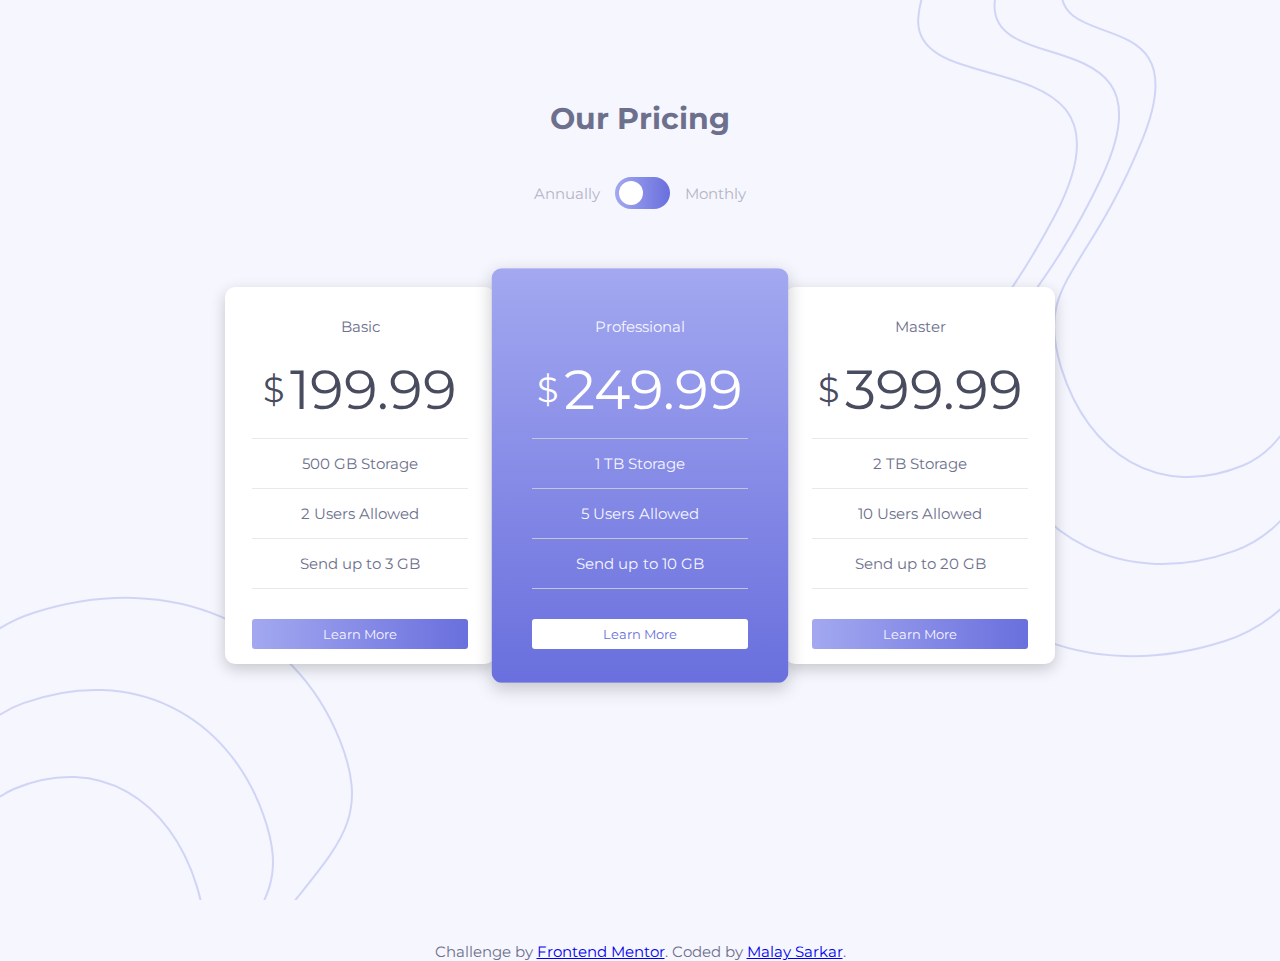
<file: pricing-component2/index.html>
<!DOCTYPE html>
<html lang="en">
<head>
  <meta charset="UTF-8">
  <meta name="viewport" content="width=device-width, initial-scale=1.0"> <!-- displays site properly based on user's device -->

  <link rel="icon" type="image/png" sizes="32x32" href="./images/favicon-32x32.png">
  
  <title>Price Qoutes</title>

  <link rel="stylesheet" href="style.css"/>
  <link rel="preconnect" href="https://fonts.googleapis.com">
  <link rel="preconnect" href="https://fonts.gstatic.com" crossorigin>
  <link href="https://fonts.googleapis.com/css2?family=Montserrat:wght@700&display=swap" rel="stylesheet">

  <script src="script.js" defer></script>
</head>
<body>
    <h1 class="title">Our Pricing</h1>
    <div class="subscriptionChoice">
      Annually
      <div class="toggleContainer" id="toggleContainer">
        <div class="ball annually" id="ball"></div>
      </div>
      Monthly
    </div>
    <div class="priceContainer">
      <div class="priceBox" id="priceBoxBasic">
        <div class="priceBoxInner">
          <div class="subscriptionName">
            Basic
          </div>
          <div class="price annually" id="annuallyB">
            <div class='dollar'>&dollar;</div>199.99
          </div>
          <div class="price monthly hide" id="monthlyB">
            <div class='dollar'>&dollar;</div>19.99
          </div>
          <ul style="list-style-type: none">
            <li>500 GB Storage</li>
            <li>2 Users Allowed</li>
            <li>Send up to 3 GB</li>
          </ul>
          <button>Learn More</button>
        </div>
      </div>
      <div class="priceBox inFocus"  id="priceBoxProfessional">
        <div class="priceBoxInner">
          <div class="subscriptionName">
            Professional
          </div>
          <div class="price annually" id="annuallyP">
            <div class='dollar'>&dollar;</div>249.99
          </div>
          <div class="price monthly hide" id="monthlyP">
            <div class='dollar'>&dollar;</div>24.99
          </div>
          <ul style="list-style-type: none">
            <li>1 TB Storage</li>
            <li>5 Users Allowed</li>
            <li>Send up to 10 GB</li>
          </ul>
          <button>Learn More</button>
        </div>
      </div>
      <div class="priceBox" id="priceBoxMaster">
        <div class="priceBoxInner">
          <div class="subscriptionName">
            Master
          </div>
          <div class="price annually" id="annuallyM">
            <div class='dollar'>&dollar;</div>399.99
          </div>
          <div class="price monthly hide" id="monthlyM">
            <div class='dollar'>&dollar;</div>39.99
          </div>
          <ul style="list-style-type: none">
            <li>2 TB Storage</li>
            <li>10 Users Allowed</li>
            <li>Send up to 20 GB</li>
          </ul>
          <button>Learn More</button>
        </div>
      </div>
    </div>
  <div class="attribution">
    Challenge by <a href="https://www.frontendmentor.io?ref=challenge" target="_blank">Frontend Mentor</a>. 
    Coded by <a href="#">Malay Sarkar</a>.
  </div>
</body>
</html>
</file>
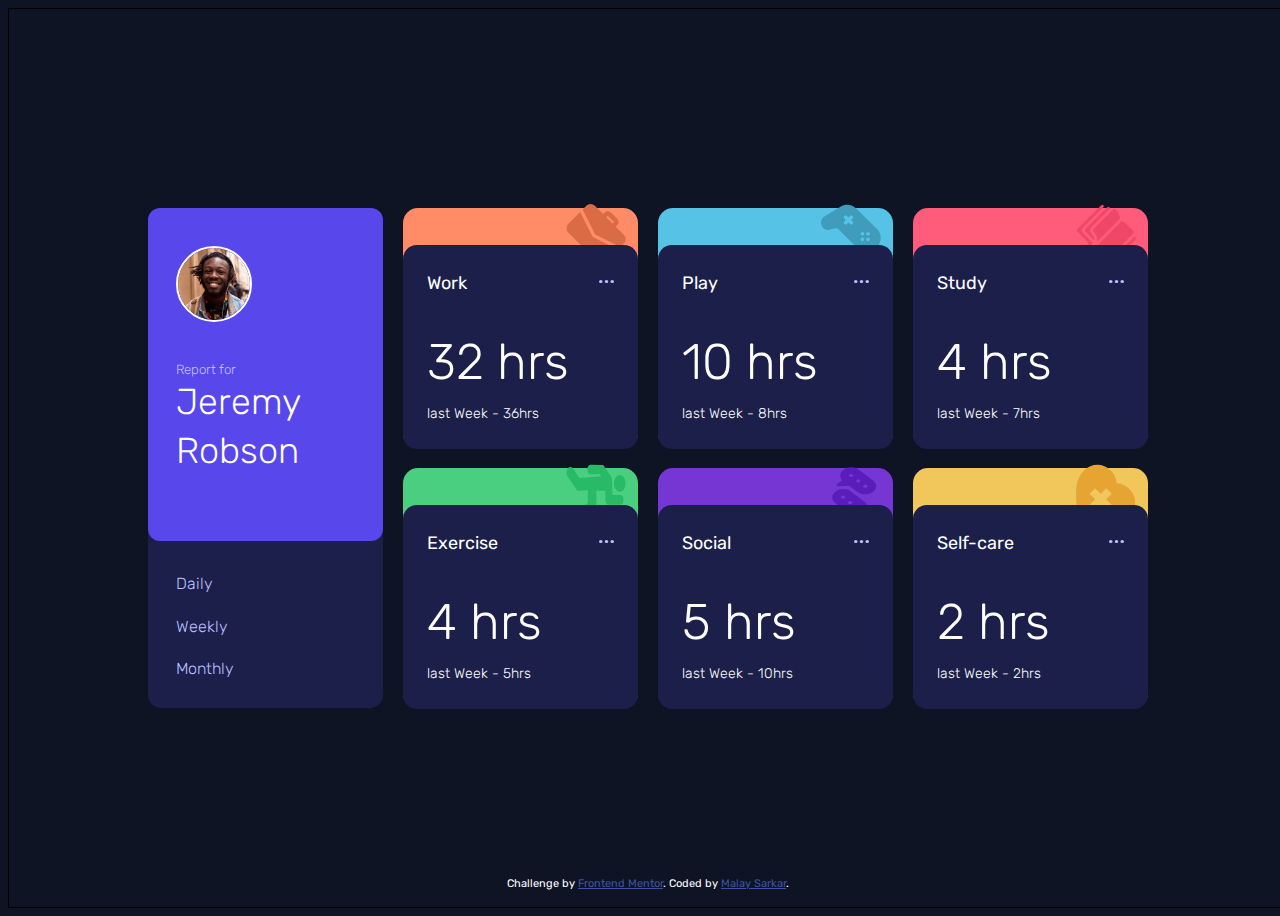
<file: time-tracking-dashboard/index.html>
<!DOCTYPE html>
<html lang="en">
<head>
  <meta charset="UTF-8">
  <meta name="viewport" content="width=device-width, initial-scale=1.0"> <!-- displays site properly based on user's device -->

  <link rel="icon" type="image/png" sizes="32x32" href="./images/favicon-32x32.png">
  
  <title>Frontend Mentor | Time tracking dashboard</title>
  <link rel="preconnect" href="https://fonts.googleapis.com">
  <link rel="preconnect" href="https://fonts.gstatic.com" crossorigin>
  <link href="https://fonts.googleapis.com/css2?family=Rubik:wght@300;400;500&display=swap" rel="stylesheet">
  <link rel="stylesheet" href="./style.css">
  <script src="./script.js" defer></script>
  <!-- Feel free to remove these styles or customise in your own stylesheet 👍 -->
  <style>
    .attribution { font-size: 11px; text-align: center; }
    .attribution a { color: hsl(228, 45%, 44%); }
  </style>
</head>
<body>
  <div class="mainContainer">
    <div class="leftContainer">
      <div class="profileContainer">
        <img style="border: 2px solid white; border-radius: 38px; width: 76px; height: 76px;" class="profilePic" src="./images/image-jeremy.png" alt="profile pic">
        <h5>Report for</h5>
        <h1 class="fName">Jeremy</h1>
        <h1 class="lName">Robson</h1>
      </div>
      <div class="periodContainer">
          <div class="daily" id="daily">Daily</div>
          <div class="weekly" id="weekly">Weekly</div>
          <div class="monthly" id="monthly">Monthly</div>
      </div>
    </div>
      <div class="work activityContainer">
        <img src="./images/icon-work.svg" alt="work pic">
        <div class="dataTile">
          <div class="titleNEllipsis">
            <div class="title">Work</div>
            <img src="./images/icon-ellipsis.svg" alt="ellipsis icon" srcset="">
          </div>
          <div class="currHours">
            <span class="workTally"></span>
            hrs
          </div>
          <div class="lastPeriod">
            last
            <span class="period"></span> - <span class="workTally"></span>hrs
          </div>
        </div>
      </div>
      <div class="play activityContainer">
        <img src="./images/icon-play.svg" alt="play pic">
        <div class="dataTile">
          <div class="titleNEllipsis">
            <div class="title">Play</div>
            <img src="./images/icon-ellipsis.svg" alt="ellipsis icon" srcset="">
          </div>
          <div class="currHours">
            <span class="playTally"></span>
            hrs
          </div>
          <div class="lastPeriod">
            last
            <span class="period"></span> - <span class="playTally"></span>hrs
          </div>
        </div>
      </div>
      <div class="study activityContainer">
        <img src="./images/icon-study.svg" alt="study pic">
        <div class="dataTile">
          <div class="titleNEllipsis">
            <div class="title">Study</div>
            <img src="./images/icon-ellipsis.svg" alt="ellipsis icon" srcset="">
          </div>
          <div class="currHours">
            <span class="studyTally"></span>
            hrs
          </div>
          <div class="lastPeriod">
            last
            <span class="period"></span> - <span class="studyTally"></span>hrs
          </div>
        </div>
      </div>
      <div class="exercise activityContainer">
        <img src="./images/icon-exercise.svg" alt="exercise pic">
        <div class="dataTile">
          <div class="titleNEllipsis">
            <div class="title">Exercise</div>
            <img src="./images/icon-ellipsis.svg" alt="ellipsis icon" srcset="">
          </div>
          <div class="currHours">
            <span class="exerciseTally"></span>
            hrs
          </div>
          <div class="lastPeriod">
            last
            <span class="period"></span> - <span class="exerciseTally"></span>hrs
          </div>
        </div>
      </div>
      <div class="social activityContainer">
        <img src="./images/icon-social.svg" alt="social pic">
        <div class="dataTile">
          <div class="titleNEllipsis">
            <div class="title">Social</div>
            <img src="./images/icon-ellipsis.svg" alt="ellipsis icon" srcset="">
          </div>
          <div class="currHours">
            <span class="socialTally"></span>
            hrs
          </div>
          <div class="lastPeriod">
            last
            <span class="period"></span> - <span class="socialTally"></span>hrs
          </div>
        </div>
      </div>
      <div class="self-care activityContainer">
        <img src="./images/icon-self-care.svg" alt="self-care pic">
        <div class="dataTile">
          <div class="titleNEllipsis">
            <div class="title">Self-care</div>
            <img src="./images/icon-ellipsis.svg" alt="ellipsis icon" srcset="">
          </div>
          <div class="currHours">
            <span class="selfCareTally"></span>
            hrs
          </div>
          <div class="lastPeriod">
            last
            <span class="period"></span> - <span class="selfCareTally"></span>hrs
          </div>
        </div>
      </div>
  </div>  
  <div class="attribution">
    Challenge by <a href="https://www.frontendmentor.io?ref=challenge" target="_blank">Frontend Mentor</a>. 
    Coded by <a href="#">Malay Sarkar</a>.
  </div>
</body>
</html>
</file>
<file: pricing-component2/style.css>
*   {
    box-sizing: border-box;
    /* border: 1px solid black; */
    cursor: default;
}

body    {
    font-family: 'Montserrat', sans-serif;
    display: flex;
    flex-direction: column;
    justify-content: center;
    align-items: center;
    background-color: hsl(240, 78%, 98%);
    width: 100vw;
    min-height: 100vh;
    margin: 0px;
    font-size: 15px;
    color: hsl(233, 13%, 49%);    
}

body::before{
    content: '';
	background-image: url('./images/bg-top.svg');
	background-repeat: no-repeat;
	background-position: top right;
	position: absolute;
	top: 0;
	right: 0;
	height: 100%;
	width: 100%;
	z-index: -1;
}

body::after{
    content: '';
	background-image: url('./images/bg-bottom.svg');
	background-repeat: no-repeat;
	background-position: bottom left;
	position: absolute;
	bottom: 0;
	left: 0;
	height: 100%;
	width: 100%;
	z-index: -1;
}

.title  {
    margin-top: 100px;
}

.subscriptionChoice {
    display: flex;
    flex-direction: row;
    justify-content: center;
    align-items: center;
    padding: 20px 0 50px 0;
    color: hsl(234, 14%, 74%);
}

.toggleContainer    {
    background-image: linear-gradient(to right, hsl(236, 72%, 79%), hsl(237, 63%, 64%));
    height: 32px;
    width: 55px;
    margin: 0 15px 0 15px;
    border-radius: 16px;
    position: relative;
    /* cursor: none; */
    caret-color: transparent;
}

.ball   {
    height: 24px;
    width: 24px;
    border-radius: 50%;
    background-color: white;
    position: absolute;
    right: 4px;
    top: 4px;
    animation: slideRight 0.3s ease-in-out;
    /* animation-name: slideRight;
    animation-duration: 1s; */
    /* transform: translateX(19px); */
}

.ball.annually   {
    left: 4px;
    animation: slideLeft 0.3s ease-in-out;
    /* transition: slideLeft 2s ease; */
    /* animation-name: slideLeft;
    animation-duration: 1s; */
    /* transform: translateX(-19px); */
}

@keyframes slideRight {
    0%  { left: 4px; right: 27px;}
    100%    { left: 27px; right: 4px;}
}
@keyframes slideLeft {
    0%  { left: 27px; right: 4px;}
    100%    { left: 4px; right: 27px;}
}

.priceContainer {
    display: flex;
    flex-direction: row;
    justify-content: center;
    align-items: center;
    width: 1000px;
    height: fit-content;
    margin: 20px 0 20px 0;
}

.priceBox   {
    display: flex;
    flex-direction: column;
    justify-content: center;
    align-items: center;
    margin: 8px 5px 8px 5px;
    background-color: white;
    border-radius: 10px;
    box-shadow: 0 5px 15px rgba(0, 0, 0, 0.2);
    caret-color: transparent;
}

.priceBoxInner  {
    display: flex;
    flex-direction: column;
    justify-content: center;
    align-items: center;
    background-image: none;
}


.priceBox.inFocus   {
    background-image: linear-gradient(hsl(236, 72%, 79%), hsl(237, 63%, 64%));
    color: hsl(240, 78%, 98%);
    transform: scale(1.1);
}

.priceBox.inFocus > *   {
    transform: scale(0.9091);
}

.priceBox .subscriptionName {
    padding: 30px 0 20px 0;
    width: inherit;
    text-align: center;
    /* width: 90%; */
}

.priceBox.inFocus .subscriptionName{
    color: hsl(240, 78%, 98%);
}

.priceBox .price    {
    display: flex;
    flex-direction: row;
    justify-content: center;
    align-items: center;
    font-size: 55px;
    color: hsl(232, 13%, 33%);
    width: 270px;
    text-align: center;
}

.priceBox.inFocus .price {
    color: white;
}

.priceBox .price.hide   {
    display: none;
}

.priceBox .price .dollar{
    font-size: 35px;
    padding-right: 5px;
}

.priceBox ul   {
    text-align: center;
    padding: 0;
    width: 80%;
    border-bottom: 1px solid hsl(234, 14%, 92%);
}
.priceBox.inFocus ul{
    border-bottom: 1px solid hsl(234, 14%, 80%);
}

.priceBox li    {
    padding: 15px 0 15px 0;
    width: 100%;
    border-top: 1px solid hsl(234, 14%, 92%);
}

.priceBox.inFocus li{
    border-top: 1px solid hsl(234, 14%, 80%);
}

.priceBox button    {
    background-image: linear-gradient(to right, hsl(236, 72%, 79%), hsl(237, 63%, 64%));
    color: hsl(240, 78%, 98%);
    width: 80%;
    height: 30px;
    border: 0px;
    border-radius: 3px;
    font-family: 'Montserrat', sans-serif;
    border-top: hsl(240, 78%, 98%);
    margin: 15px 0 15px 0;
}

.inFocus button    {
    background-color: white;
    /* background-color: white; */
    background-image: none;
    color: hsl(237, 63%, 64%);
}

.attribution    {
    margin-top: 250px;
}

@media screen and (max-width: 900px)   {
    body {
        min-height: 1600px
    }
    .priceContainer {
        flex-direction: column;
    }
    .priceBox.inFocus   {
        transform: scale(1);
    }
    .priceBox.inFocus > *   {
        transform: scale(1);
    }
    .attribution{
        margin-top: 150px;
    }
}
</file>
<file: time-tracking-dashboard/style.css>
*   {
    box-sizing: border-box;
    color: white;
    font-family: 'Rubik', sans-serif;
}

body    {
    display: flex;
    flex-direction: column;
    justify-content: center;
    align-items: center;
    border: 1px solid black;
    width: 100vw;
    height: 100vh;
    background-color: hsl(226, 43%, 10%);
}

.mainContainer  {
    display: grid;
    grid-gap: 20px;
    width: 80%;
    height: 65%;
    max-width: 1000px;
    min-width: 900px;
    max-height: 500px;
    min-height: 450px;
    grid-template-columns: repeat(4, 1fr);
    grid-template-rows: repeat(2, 1fr);
}
.mainContainer > *  {
    /* border: 1px solid red; */
    border-radius: 15px;
    background-color: hsl(235, 46%, 20%);
}

.leftContainer  {
    grid-column: 1 / 2;
    grid-row: 1 / -1;
    display: flex;
    flex-direction: column;
}

.profileContainer   {
    width: 100%;
    height: 72%;
    /* border: 1px solid green; */
    border-radius: 12px;
    display: flex;
    flex-direction: column;
    padding: 12%;
    background-color: hsl(246, 80%, 60%);
    z-index: 2;
}

.profileContainer > *   {
    /* border: 1px solid yellow; */
}

.profileContainer img{
    margin: 10px 0 15px 0;
}

.profileContainer h5    {
    margin: 25px 0 0 0;
    font-weight: 300;
    color: hsl(236, 100%, 87%);
}

.profileContainer h1    {
    margin: 3px 0 3px 0;
    font-weight: 300;
    font-size: 36px;

}

.periodContainer    {
    display: grid;
    grid-template-columns: auto;
    grid-template-rows: repeat(17, 1fr);
    align-content: center;
    width: 100%;
    height: 40%;
    margin-top: -15px;
    /* border: 1px solid yellow; */
    border-radius: 13px;
    z-index: 1;
    background-color: hsl(235, 46%, 20%);
}
.periodContainer .daily {
    grid-column: 1 / -1;
    grid-row: 5 / span 4;
}
.periodContainer .weekly {
    grid-column: 1 / -1;
    grid-row:  9/ span 4;
}
.periodContainer .monthly {
    grid-column: 1 / -1;
    grid-row: 13 / span 4;
}

.periodContainer > *    {
    /* border: 1px dotted white; */
    padding: 5px 20px 5px 12%;
    color: hsl(236, 100%, 87%);
    font-weight: 300;
}

.periodContainer .daily:hover, .weekly:hover, .monthly:hover    {
    color: white;
}

.reportContainer  {
    grid-column: 2 / -1;
    grid-row: 1 / -1;
}
.activityContainer  {
    position: relative;
}

.activityContainer img    {
    position: absolute;
    right: 12px;
    margin: -4px 0 0 0;
    width: 60px;
    height: 60px;
    /* z-index: -2; */
}

.activityContainer.work   {
    background-color: hsl(15, 100%, 70%);
}

.activityContainer.play   {
    background-color: hsl(195, 74%, 62%);
}

.activityContainer.study   {
    background-color: hsl(348, 100%, 68%);
}

.activityContainer.exercise   {
    background-color: hsl(145, 58%, 55%);
}

.activityContainer.social   {
    background-color: hsl(264, 64%, 52%);
}

.activityContainer.self-care   {
    background-color: hsl(43, 84%, 65%);
}

.dataTile   {
    position: absolute;
    bottom: -1px;
    height: 85%;
    width: 100%;
    background-color: hsl(235, 46%, 20%);
    border-radius: 14px;
    padding: 10%;
}

.dataTile:hover {
    background-color: hsl(235, 45%, 61%);
}

.titleNEllipsis {
    display: flex;
    flex-direction: row;
    align-items: center;
    padding: 2% 0 10% 0;
}

.titleNEllipsis .title  {
    font-size: 18px;
}

.titleNEllipsis img {
    margin-right: 5%;
    margin-left: auto;
    width: 15px;
    height: 3px;
}
.titleNEllipsis img:hover {
    color: white;
}

.currHours  {
    padding: 10% 0 7% 0;
    font-size: 50px;
    font-weight: 300;
}

.lastPeriod  {
    padding: 0 0 10% 0;
    font-size: 14px;
    font-weight: 300;
}

.attribution    {
    position: absolute;
    bottom: 10px;
}


/* @media screen and (max-width: 530px)  {
    .mainContainer  {
        grid-template-columns: 1fr;
        grid-template-rows: repeat(7, 1fr);
        min-width: 320px;
    }
} */
</file>
